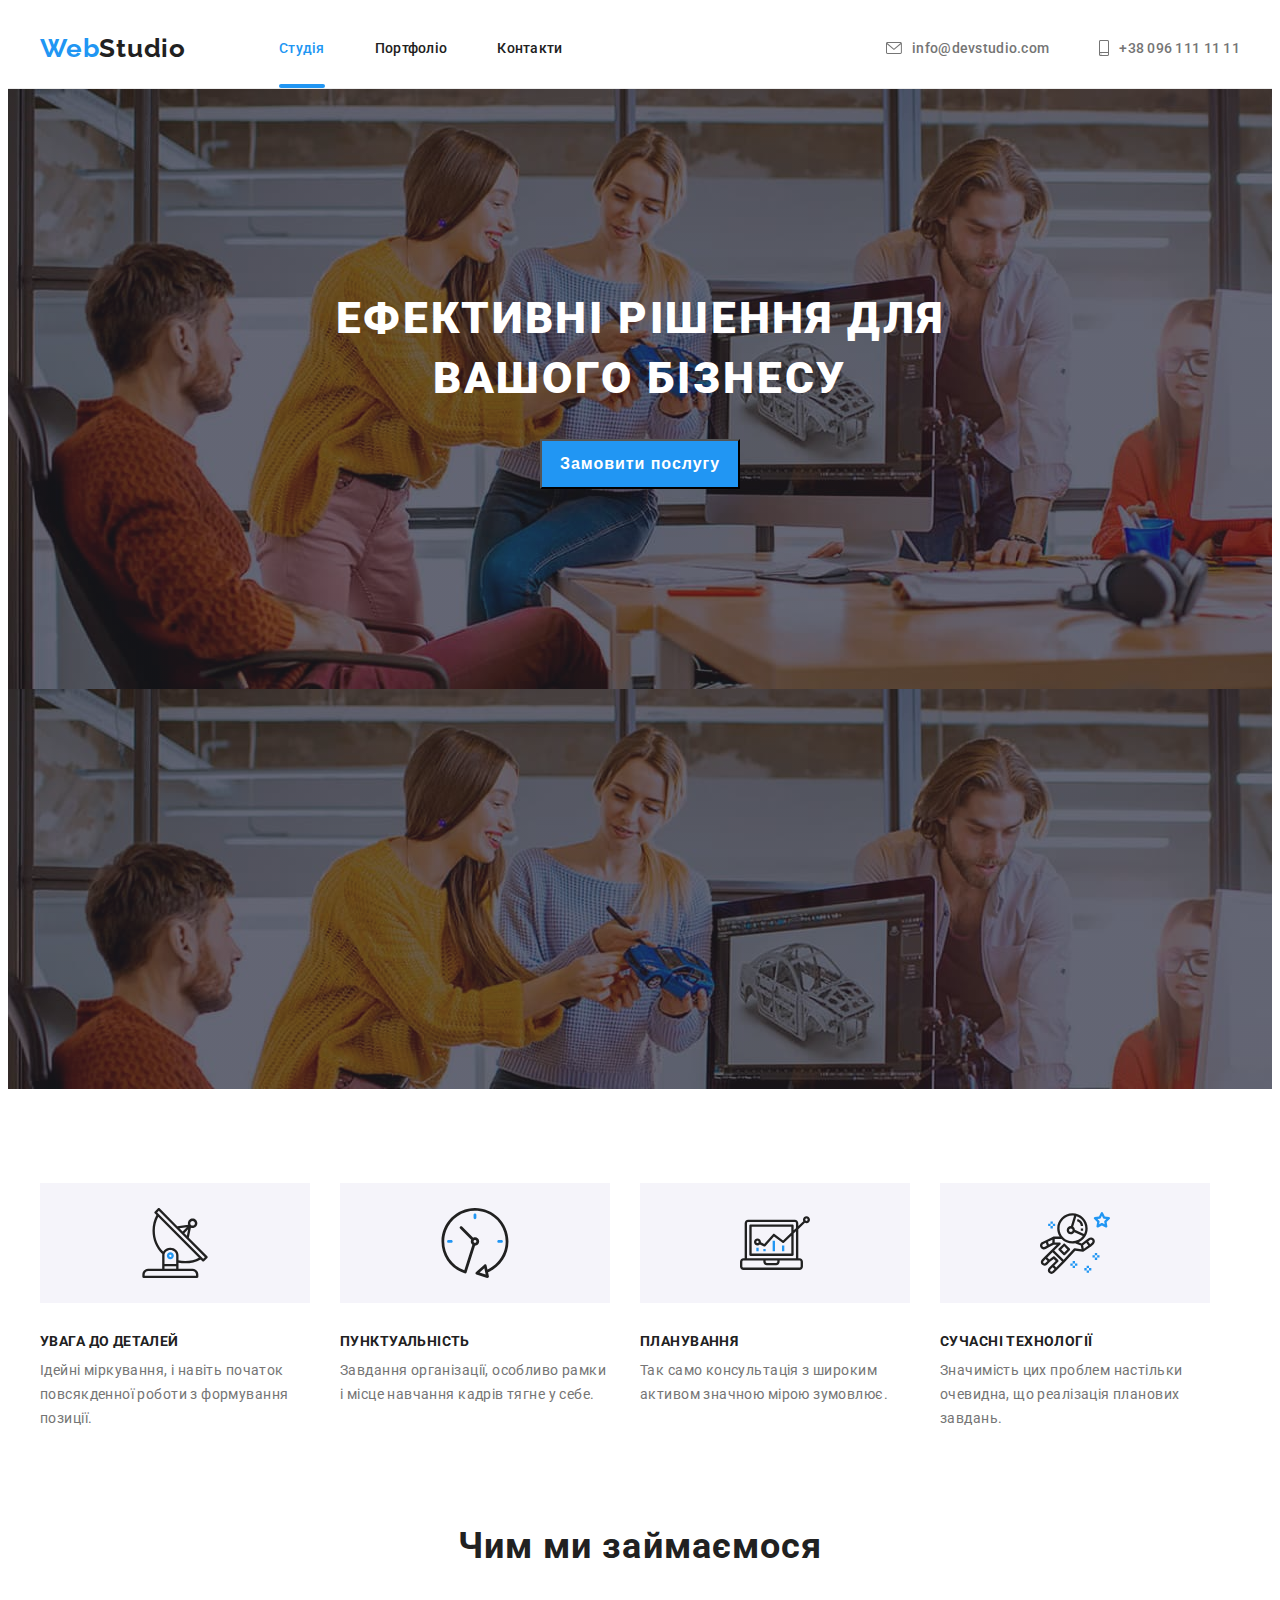
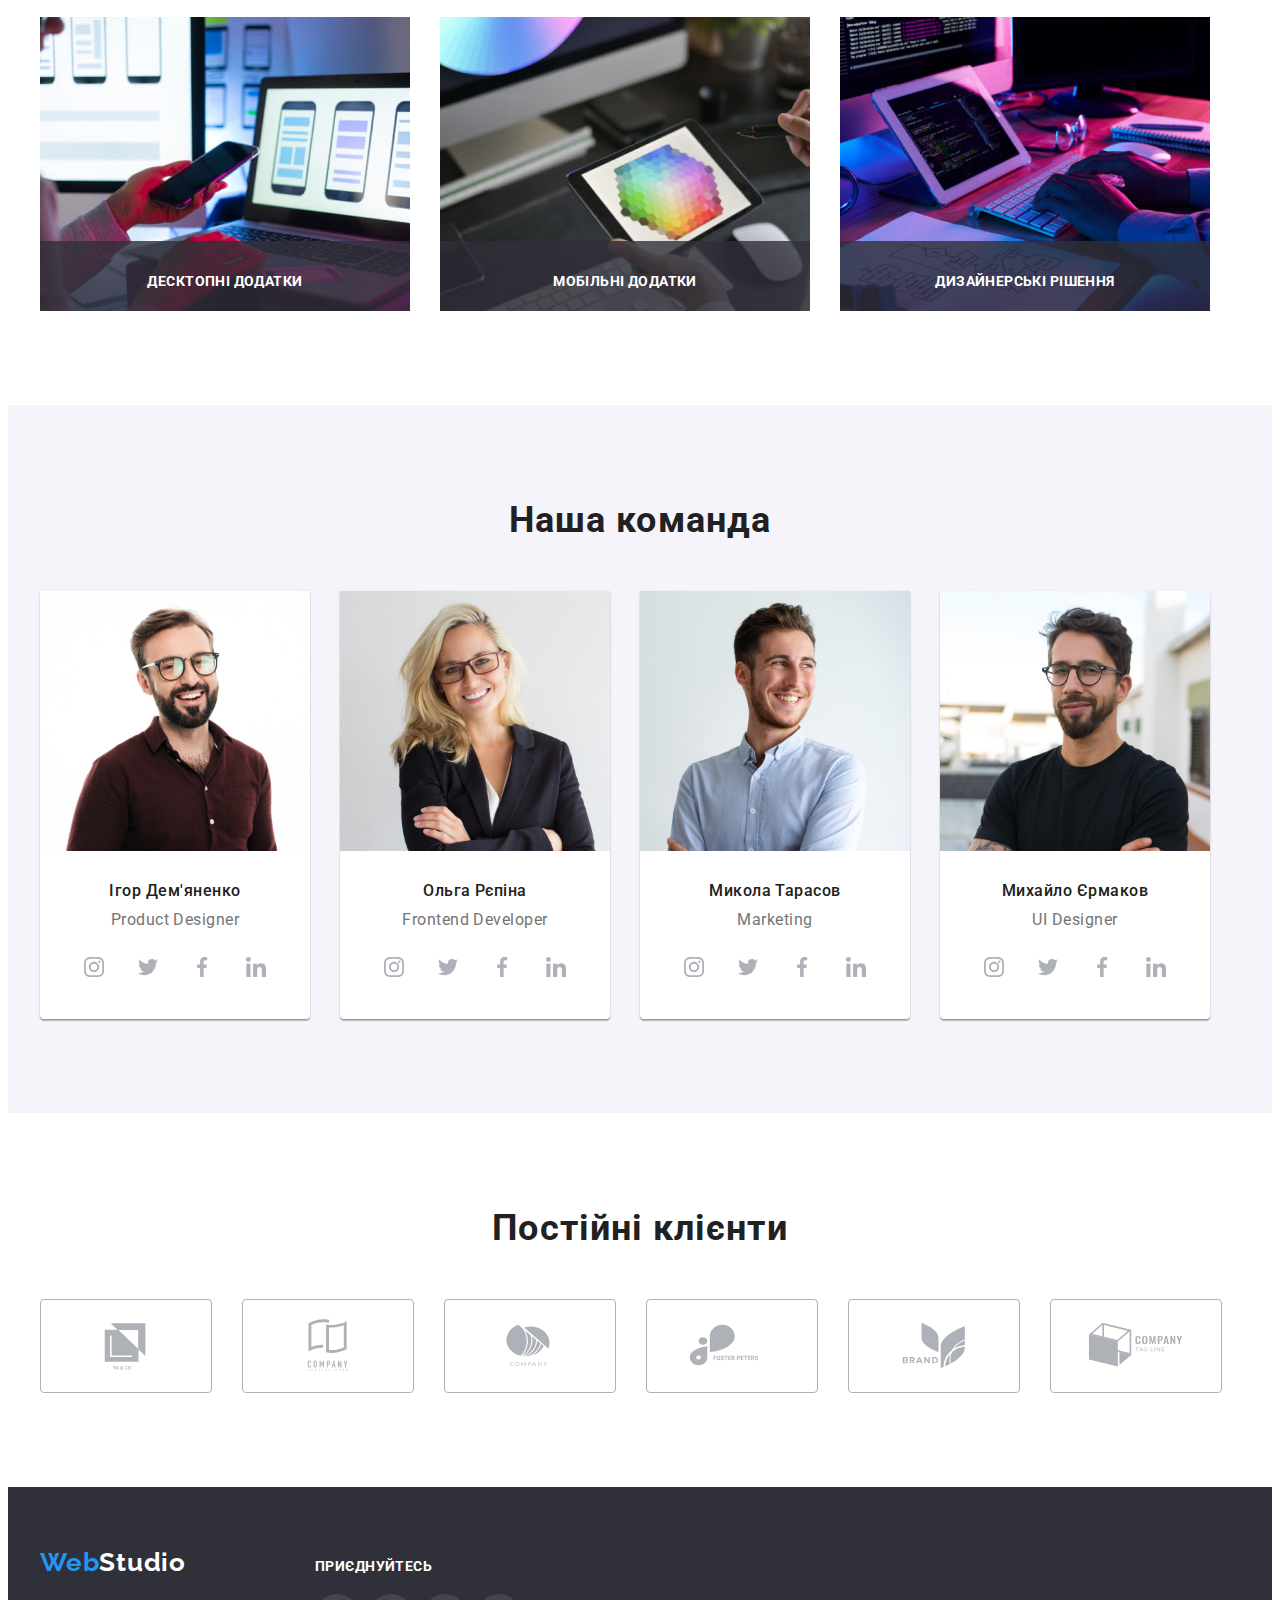
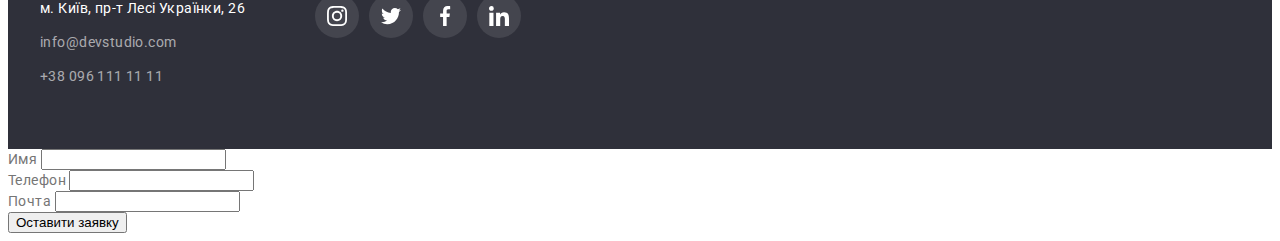
<file: index.html>
<!DOCTYPE html>
<html lang="uk">
  <head>
    <meta charset="UTF-8" />
    <meta name="viewport" content="width=device-width, initial-scale=1.0" />
    <title>Module 01</title>
    <link rel="preconnect" href="https://fonts.googleapis.com" />
    <link rel="preconnect" href="https://fonts.gstatic.com" crossorigin />
    <link
      href="https://fonts.googleapis.com/css2?family=Raleway:wght@700&family=Roboto:wght@400;500;700;900&display=swap"
      rel="stylesheet"
    />
    <link
      rel="stylesheet"
      href="https://cdnjs.cloudflare.com/ajax/libs/modern-normalize/2.0.0/modern-normalize.min.css"
      integrity="sha512-4xo8blKMVCiXpTaLzQSLSw3KFOVPWhm/TRtuPVc4WG6kUgjH6J03IBuG7JZPkcWMxJ5huwaBpOpnwYElP/m6wg=="
      crossorigin="anonymous"
      referrerpolicy="no-referrer"
    />
    <link rel="stylesheet" href="./css/styles.css" />
  </head>
  <body>
    <!-- header section -->
    <header class="header">
      <div class="container heder-container">
        <nav class="navigation">
          <a
            class="link logo"
            href="./index.html"
            aria-label="site-logo-WebStudio"
            >Web<span class="logo-part">Studio</span></a
          >
          <ul class="navigation-list">
            <li class="navigation-item">
              <a class="link nav-title current" href="#studio">Студія</a>
            </li>
            <li class="navigation-item">
              <a class="link nav-link" href="./portfolio.html">Портфоліо</a>
            </li>
            <li class="navigation-item">
              <a class="link nav-link" href="#contacts">Контакти</a>
            </li>
          </ul>
        </nav>
        <ul class="header-grup">
          <li class="header-grup-item">
            <a
              class="link header-mailto mail studio-link"
              href="mailto:info@devstudio.com"
            >
              <svg class="studio-icon" width="16" height="12">
                <use href="./images/sprite.svg#icon-envelope-hover"></use></svg
              >info@devstudio.com
            </a>
          </li>
          <li class="header-grup-item">
            <a
              class="link header-phone text studio-link"
              href="tel:+380961111111"
            >
              <svg class="studio-icon" width="10" height="16">
                <use href="./images/sprite.svg#icon-smartphone"></use></svg
              >+38 096 111 11 11
            </a>
          </li>
        </ul>
      </div>
    </header>
    <main class="main">
      <!-- section Hero -->
      <section class="hero section overlay">
        <div class="container hero-container">
          <h1 class="title">Ефективні рішення для вашого бізнесу</h1>
          <button class="btn" type="button" data-modal-open>
            Замовити послугу
          </button>
          <div class="backdrop is-hidden" data-modal>
            <div class="modal-wrapper">
              <button class="modal-btn" data-modal-close>
                <svg class="modal-icon" width="30" height="30">
                  <use
                    href="./images/sprite.svg#icon-close-black-18dp-2-1-1"
                  ></use>
                </svg>
              </button>
              <form class="modol-form"></form>
            </div>
          </div>
        </div>
      </section>
      <!-- section Feature  Особливості-->
      <section class="feature section container">
        <div class="feature-container">
          <!-- Лoгічний заголовок -->
          <h2 class="visually-hidden">Feature</h2>
          <ul class="feature-list">
            <li class="feature-item">
              <div class="feature-rectangle">
                <svg class="feature-icon" width="70" height="70">
                  <use href="./images/sprite.svg#icon-antenna2"></use>
                </svg>
              </div>
              <h3 class="feature-subtitle">УВАГА ДО ДЕТАЛЕЙ</h3>
              <p class="feature-desc">
                Ідейні міркування, і навіть початок повсякденної роботи з
                формування позиції.
              </p>
            </li>
            <li class="feature-item">
              <div class="feature-rectangle">
                <svg class="feature-icon" width="70" height="70">
                  <use href="./images/sprite.svg#icon-clock2"></use>
                </svg>
              </div>
              <h3 class="feature-subtitle">ПУНКТУАЛЬНІСТЬ</h3>
              <p class="feature-desc">
                Завдання організації, особливо рамки і місце навчання кадрів
                тягне у себе.
              </p>
            </li>
            <li class="feature-item">
              <div class="feature-rectangle">
                <svg class="feature-icon" width="70" height="70">
                  <use href="./images/sprite.svg#icon-diagram2"></use>
                </svg>
              </div>
              <h3 class="feature-subtitle">ПЛАНУВАННЯ</h3>
              <p class="feature-desc">
                Так само консультація з широким активом значною мірою зумовлює.
              </p>
            </li>
            <li class="feature-item">
              <div class="feature-rectangle">
                <svg class="feature-icon" width="70" height="70">
                  <use href="./images/sprite.svg#icon-astronaut2"></use>
                </svg>
              </div>
              <h3 class="feature-subtitle">СУЧАСНІ ТЕХНОЛОГІЇ</h3>
              <p class="feature-desc">
                Значимість цих проблем настільки очевидна, що реалізація
                планових завдань.
              </p>
            </li>
          </ul>
        </div>
      </section>
      <!-- section Services Чим ми займаємося -->
      <section class="services section">
        <div class="container services-container">
          <h2 class="title-services">Чим ми займаємося</h2>
          <ul class="list-services">
            <li class="item-services">
              <img
                src="./images/services/img-(1).jpg"
                alt="набір тексту на клавіатуре"
                width="370"
                height="294"
              />
              <p class="services-desk">Десктопні додатки</p>
            </li>
            <li class="item-services">
              <img
                src="./images/services/img-(2).jpg"
                alt="робота з телефону"
                width="370"
                height="294"
              />
              <p class="services-desk">Мобільні додатки</p>
            </li>
            <li class="item-services">
              <img
                src="./images/services/img-(3).jpg"
                alt="робота з планшета"
                width="370"
                height="294"
              />
              <p class="services-desk">Дизайнерські рішення</p>
            </li>
          </ul>
        </div>
      </section>
      <!-- section Our team Наша команда-->
      <section class="team section">
        <div class="container team-container">
          <h2 class="title-team">Наша команда</h2>
          <ul class="list-team">
            <li class="item-team">
              <img
                src="./images/team/img.jpg"
                alt="чоловік в окулярах"
                width="270"
                height="260"
              />
              <div class="blok-team">
                <h3 class="subtitle-team">Ігор Дем'яненко</h3>
                <p class="desc-team">Product Designer</p>
                <ul class="socials-list">
                  <li class="socials-item">
                    <a
                      class="socials-link link"
                      href=""
                      target="_blank"
                      aria-label="значок Instagram "
                    >
                      <svg class="socials-icon" width="20" height="20">
                        <use href="./images/sprite.svg#icon-instagram"></use>
                      </svg>
                    </a>
                  </li>
                  <li class="socials-item">
                    <a
                      class="socials-link link"
                      href=""
                      target="_blank"
                      aria-label="значок Twitter"
                    >
                      <svg class="socials-icon" width="20" height="20">
                        <use href="./images/sprite.svg#icon-twitter"></use>
                      </svg>
                    </a>
                  </li>
                  <li class="socials-item">
                    <a
                      class="socials-link link"
                      href=""
                      target="_blank"
                      aria-label="значок Facebook"
                    >
                      <svg class="socials-icon" width="20" height="20">
                        <use href="./images/sprite.svg#icon-facebook"></use>
                      </svg>
                    </a>
                  </li>
                  <li class="socials-item">
                    <a
                      class="socials-link link"
                      href=""
                      target="_blank"
                      aria-label="значок Linkedin"
                    >
                      <svg class="socials-icon" width="20" height="20">
                        <use href="./images/sprite.svg#icon-linkedin"></use>
                      </svg>
                    </a>
                  </li>
                </ul>
              </div>
            </li>
            <li class="item-team">
              <img
                src="./images/team/img(1).jpg"
                alt="дівчина посміхається"
                width="270"
                height="260"
              />
              <div class="blok-team">
                <h3 class="subtitle-team">Ольга Рєпіна</h3>
                <p class="desc-team">Frontend Developer</p>
                <ul class="socials-list">
                  <li class="socials-item">
                    <a
                      class="socials-link link"
                      href=""
                      target="_blank"
                      aria-label="значок Instagram "
                    >
                      <svg class="socials-icon" width="20" height="20">
                        <use href="./images/sprite.svg#icon-instagram"></use>
                      </svg>
                    </a>
                  </li>
                  <li class="socials-item">
                    <a
                      class="socials-link link"
                      href=""
                      target="_blank"
                      aria-label="значок Twitter"
                    >
                      <svg class="socials-icon" width="20" height="20">
                        <use href="./images/sprite.svg#icon-twitter"></use>
                      </svg>
                    </a>
                  </li>
                  <li class="socials-item">
                    <a
                      class="socials-link link"
                      href=""
                      target="_blank"
                      aria-label="значок Facebook"
                    >
                      <svg class="socials-icon" width="20" height="20">
                        <use href="./images/sprite.svg#icon-facebook"></use>
                      </svg>
                    </a>
                  </li>
                  <li class="socials-item">
                    <a
                      class="socials-link link"
                      href=""
                      target="_blank"
                      aria-label="значок Linkedin"
                    >
                      <svg class="socials-icon" width="20" height="20">
                        <use href="./images/sprite.svg#icon-linkedin"></use>
                      </svg>
                    </a>
                  </li>
                </ul>
              </div>
            </li>
            <li class="item-team">
              <img
                src="./images/team/img(2).jpg"
                alt="хлопець посміхаеться"
                width="270"
                height="260"
              />
              <div class="blok-team">
                <h3 class="subtitle-team">Микола Тарасов</h3>
                <p class="desc-team">Marketing</p>
                <ul class="socials-list">
                  <li class="socials-item">
                    <a
                      class="socials-link link"
                      href=""
                      target="_blank"
                      aria-label="значок Instagram "
                    >
                      <svg class="socials-icon" width="20" height="20">
                        <use href="./images/sprite.svg#icon-instagram"></use>
                      </svg>
                    </a>
                  </li>
                  <li class="socials-item">
                    <a
                      class="socials-link link"
                      href=""
                      target="_blank"
                      aria-label="значок Twitter"
                    >
                      <svg class="socials-icon" width="20" height="20">
                        <use href="./images/sprite.svg#icon-twitter"></use>
                      </svg>
                    </a>
                  </li>
                  <li class="socials-item">
                    <a
                      class="socials-link link"
                      href=""
                      target="_blank"
                      aria-label="значок Facebook"
                    >
                      <svg class="socials-icon" width="20" height="20">
                        <use href="./images/sprite.svg#icon-facebook"></use>
                      </svg>
                    </a>
                  </li>
                  <li class="socials-item">
                    <a
                      class="socials-link link"
                      href=""
                      target="_blank"
                      aria-label="значок Linkedin"
                    >
                      <svg class="socials-icon" width="20" height="20">
                        <use href="./images/sprite.svg#icon-linkedin"></use>
                      </svg>
                    </a>
                  </li>
                </ul>
              </div>
            </li>
            <li class="item-team">
              <img
                src="./images/team/img(3).jpg"
                alt="хлопець в окулярах"
                width="270"
                height="260"
              />
              <div class="blok-team">
                <h3 class="subtitle-team">Михайло Єрмаков</h3>
                <p class="desc-team">UI Designer</p>
                <ul class="socials-list">
                  <li class="socials-item">
                    <a
                      class="socials-link link"
                      href=""
                      target="_blank"
                      aria-label="значок Instagram "
                    >
                      <svg class="socials-icon" width="20" height="20">
                        <use href="./images/sprite.svg#icon-instagram"></use>
                      </svg>
                    </a>
                  </li>
                  <li class="socials-item">
                    <a
                      class="socials-link link"
                      href=""
                      target="_blank"
                      aria-label="значок Twitter"
                    >
                      <svg class="socials-icon" width="20" height="20">
                        <use href="./images/sprite.svg#icon-twitter"></use>
                      </svg>
                    </a>
                  </li>
                  <li class="socials-item">
                    <a
                      class="socials-link link"
                      href=""
                      target="_blank"
                      aria-label="значок Facebook"
                    >
                      <svg class="socials-icon" width="20" height="20">
                        <use href="./images/sprite.svg#icon-facebook"></use>
                      </svg>
                    </a>
                  </li>
                  <li class="socials-item">
                    <a
                      class="socials-link link"
                      href=""
                      target="_blank"
                      aria-label="значок Linkedin"
                    >
                      <svg class="socials-icon" width="20" height="20">
                        <use href="./images/sprite.svg#icon-linkedin"></use>
                      </svg>
                    </a>
                  </li>
                </ul>
              </div>
            </li>
          </ul>
        </div>
      </section>
      <!-- section Clients  Постійні клієнти-->
      <section class="clients section">
        <div class="container clients-container">
          <h2 class="clients-title">Постійні клієнти</h2>
          <ul class="clients-list">
            <li class="clients-item">
              <a class="clients-link link" href="">
                <svg class="clients-icon" width="106" height="60">
                  <use href="./images/sprite.svg#icon-Logo6"></use>
                </svg>
              </a>
            </li>
            <li class="clients-item">
              <a class="clients-link link" href="">
                <svg class="clients-icon" width="106" height="60">
                  <use href="./images/sprite.svg#icon-Logo7"></use>
                </svg>
              </a>
            </li>
            <li class="clients-item">
              <a class="clients-link link" href="">
                <svg class="clients-icon" width="106" height="60">
                  <use href="./images/sprite.svg#icon-Logo8"></use>
                </svg>
              </a>
            </li>
            <li class="clients-item">
              <a class="clients-link link" href="">
                <svg class="clients-icon" width="106" height="60">
                  <use href="./images/sprite.svg#icon-Logo9"></use>
                </svg>
              </a>
            </li>
            <li class="clients-item">
              <a class="clients-link link" href="">
                <svg class="clients-icon" width="106" height="60">
                  <use href="./images/sprite.svg#icon-Logo10"></use>
                </svg>
              </a>
            </li>
            <li class="clients-item">
              <a class="clients-link link" href="">
                <svg class="clients-icon" width="106" height="60">
                  <use href="./images/sprite.svg#icon-Logo11"></use>
                </svg>
              </a>
            </li>
          </ul>
        </div>
      </section>
    </main>
    <!-- footer -->
    <footer class="footer">
      <div class="footer-container container">
        <div class="footer-desc">
          <a
            class="link footer-logo"
            href="./index.html"
            aria-label="site-logo-WebStudio"
            >Web<span class="footer-logo-part">Studio</span></a
          >
          <address class="address">
            <p class="address-desc">м. Київ, пр-т Лесі Українки, 26</p>
            <ul class="footer-list">
              <li class="footer-item">
                <a class="footer-link" href="mailto:info@devstudio.com"
                  >info@devstudio.com</a
                >
              </li>
              <li class="footer-item">
                <a class="footer-link" href="tel:+380961111111"
                  >+38 096 111 11 11</a
                >
              </li>
            </ul>
          </address>
        </div>
        <div class="socials-footer">
          <p class="socials-desk">приєднуйтесь</p>
          <ul class="socials-list">
            <li class="socials-item">
              <a
                class="footer-socials-link link"
                href=""
                target="_blank"
                aria-label="значок Instagram "
              >
                <svg class="socials-icon" width="20" height="20">
                  <use href="./images/sprite.svg#icon-instagram"></use>
                </svg>
              </a>
            </li>
            <li class="socials-item">
              <a
                class="footer-socials-link link"
                href=""
                target="_blank"
                aria-label="значок Twitter"
              >
                <svg class="socials-icon" width="20" height="20">
                  <use href="./images/sprite.svg#icon-twitter"></use>
                </svg>
              </a>
            </li>
            <li class="socials-item">
              <a
                class="footer-socials-link link"
                href=""
                target="_blank"
                aria-label="значок Facebook"
              >
                <svg class="socials-icon" width="20" height="20">
                  <use href="./images/sprite.svg#icon-facebook"></use>
                </svg>
              </a>
            </li>
            <li class="socials-item">
              <a
                class="footer-socials-link link"
                href=""
                target="_blank"
                aria-label="значок Linkedin"
              >
                <svg class="socials-icon" width="20" height="20">
                  <use href="./images/sprite.svg#icon-linkedin"></use>
                </svg>
              </a>
            </li>
          </ul>
        </div>
      </div>
    </footer>
    <form class="js-speaker-form">
      <label for="name">Имя</label>
      <input type="text" name="name" id="name" />
      <br />
      <label for="tel">Телефон</label>
      <input type="tel" name="tel" id="tel" />
      <br />
      <label for="mail">Почта</label>
      <input type="mail" name="mail" id="mail" />
      <br>
      <button type="submit">Оставити заявку</button>
    </form>
    <script src="./js/modal.js"></script>
  </body>
</html>
</file>
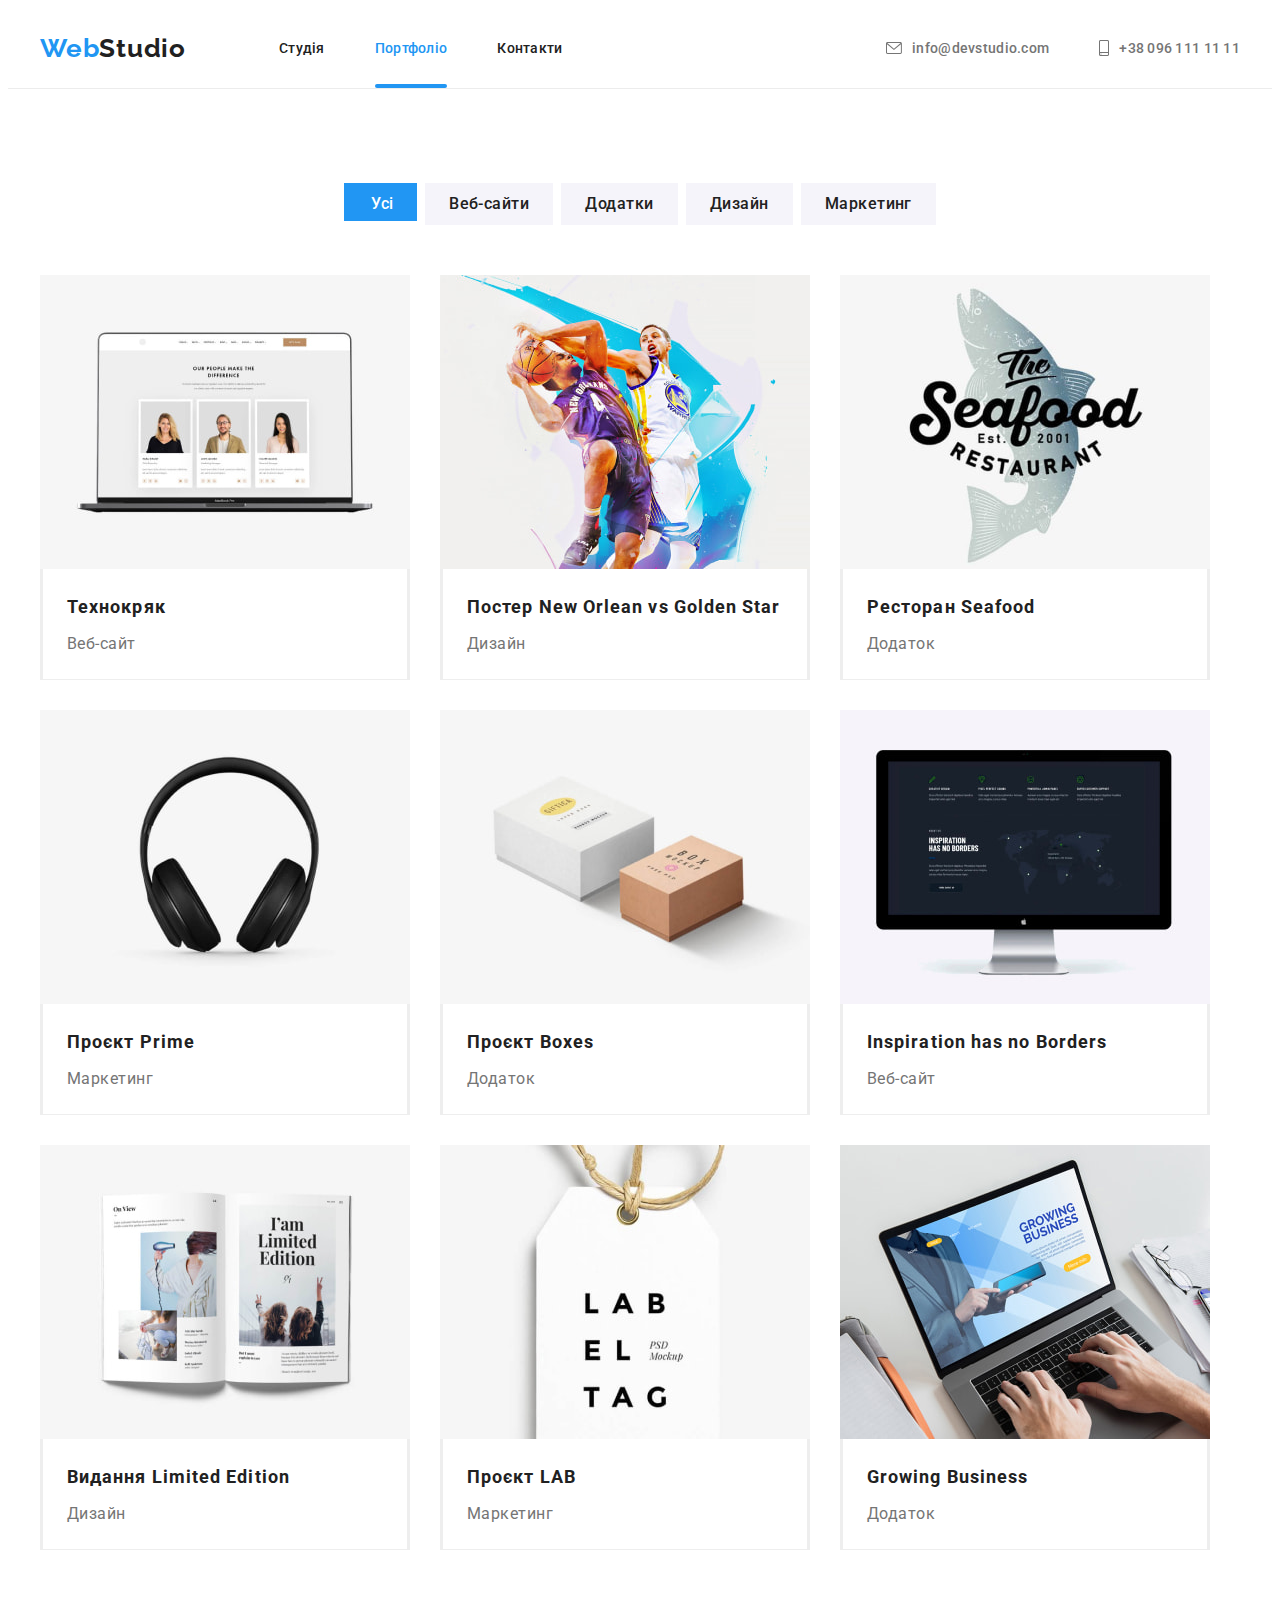
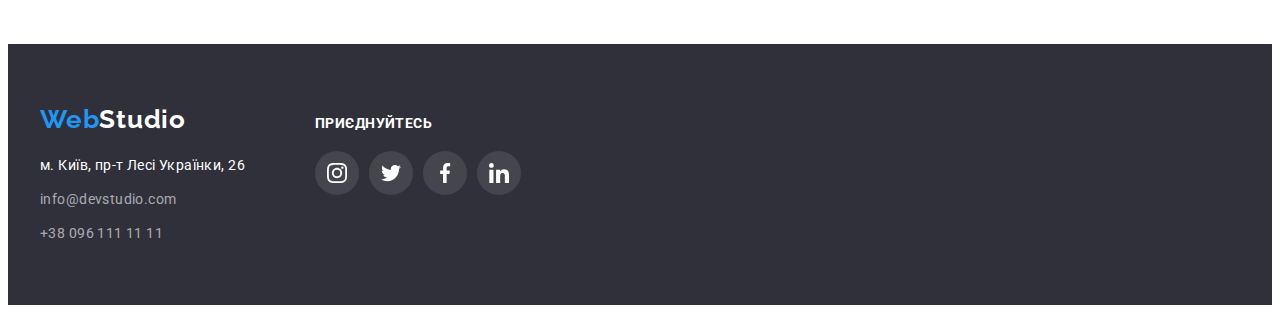
<file: portfolio.html>
<!DOCTYPE html>
<html lang="uk">
  <head>
    <meta charset="UTF-8" />
    <meta name="viewport" content="width=device-width, initial-scale=1.0" />
    <title>Module 02</title>
    <link rel="preconnect" href="https://fonts.gstatic.com" crossorigin />
    <link
      href="https://fonts.googleapis.com/css2?family=Raleway:wght@700&family=Roboto:wght@400;500;700;900&display=swap"
      rel="stylesheet"
    />
    <link
      rel="stylesheet"
      href="https://cdnjs.cloudflare.com/ajax/libs/modern-normalize/2.0.0/modern-normalize.min.css"
      integrity="sha512-4xo8blKMVCiXpTaLzQSLSw3KFOVPWhm/TRtuPVc4WG6kUgjH6J03IBuG7JZPkcWMxJ5huwaBpOpnwYElP/m6wg=="
      crossorigin="anonymous"
      referrerpolicy="no-referrer"
    />
    <link rel="stylesheet" href="./css/styles.css" />
  </head>
  <body>
    <!-- header section -->
    <header class="header">
      <div class="container heder-container">
        <nav class="navigation">
          <a
            class="link logo"
            href="./index.html"
            aria-label="site-logo-WebStudio"
            >Web<span class="logo-part">Studio</span></a
          >
          <ul class="navigation-list">
            <li class="navigation-item">
              <a class="link nav-link" href="./index.html">Студія</a>
            </li>
            <li class="navigation-item">
              <a class="link nav-title current" href="#portfolio">Портфоліо</a>
            </li>
            <li class="navigation-item">
              <a class="link nav-link" href="#contacts">Контакти</a>
            </li>
          </ul>
        </nav>
        <ul class="header-grup">
          <li class="header-grup-item">
            <a
              class="link header-mailto mail studio-link"
              href="mailto:info@devstudio.com"
            >
              <svg class="studio-icon" width="16" height="12">
                <use href="./images/sprite.svg#icon-envelope-hover"></use></svg
              >info@devstudio.com</a
            >
          </li>
          <li class="header-grup-item">
            <a
              class="link header-phone text studio-link"
              href="tel:+380961111111"
            >
              <svg class="studio-icon" width="10" height="16">
                <use href="./images/sprite.svg#icon-smartphone"></use></svg
              >+38 096 111 11 11</a
            >
          </li>
        </ul>
      </div>
    </header>
    <main>
      <!-- section Portfolio -->
      <section class="portfolio section">
        <div class="container portfolio-container">
          <!-- Логічний заголовок -->
          <h2 class="visually-hidden">Portfolio</h2>
          <ul class="portfolio-list">
            <li class="portfolio-item">
              <button class="portfolio-all-btn" type="button">Усі</button>
            </li>
            <li class="portfolio-item">
              <button class="portfolio-btn" type="button">Веб-сайти</button>
            </li>
            <li class="portfolio-item">
              <button class="portfolio-btn" type="button">Додатки</button>
            </li>
            <li class="portfolio-item">
              <button class="portfolio-btn" type="button">Дизайн</button>
            </li>
            <li class="portfolio-item">
              <button class="portfolio-btn" type="button">Маркетинг</button>
            </li>
          </ul>
          <ul class="img-portfolio-list grid">
            <li class="img-portfolio-item grid-item container-bg">
              <a class="link blok-link" href="./images/portfolio/img.jpg">
                <div class="blok-thumb">
                  <div class="portfolio-overlay">
                  <p class="thumb-desc">
                    Ресурс пропонує комплексні пропозиції з різним рівнем
                    функціоналу та сервісів. Все це дозволить відвідувачу
                    отримати вичерпні відомості про компанію чи приватну особу.
                  </p>
                  </div>
                  <img
                    class="img-portfolio"
                    src="./images/portfolio/img.jpg"
                    alt="три фото"
                    width="370"
                    height="294"
                  />
                </div>
                <div class="portfolio-blok">
                  <h3 class="portfolio-title">Технокряк</h3>
                  <p class="portfolio-desc">Веб-сайт</p>
                </div>
              </a>
            </li>
            <li class="img-portfolio-item grid-item container-bg">
              <a class="link blok-link" href="./images/portfolio/img-(1).jpg">
                <div class="blok-thumb">
                  <div class="portfolio-overlay">
                    <p class="thumb-desc">
                      Ресурс пропонує комплексні пропозиції з різним рівнем
                      функціоналу та сервісів. Все це дозволить відвідувачу
                      отримати вичерпні відомості про компанію чи приватну особу.
                    </p>
                    </div>
                  <img
                    class="img-portfolio"
                    src="./images/portfolio/img-(1).jpg"
                    alt="баскетбол"
                    width="370"
                    height="294"
                  />
                </div>
                <div class="portfolio-blok">
                  <h3 class="portfolio-title">
                    Постер New Orlean vs Golden Star
                  </h3>
                  <p class="portfolio-desc">Дизайн</p>
                </div>
              </a>
            </li>
            <li class="img-portfolio-item grid-item container-bg">
              <a class="link blok-link" href="./images/portfolio/img-(2).jpg">
                <div class="blok-thumb">
                  <div class="portfolio-overlay">
                    <p class="thumb-desc">
                      Ресурс пропонує комплексні пропозиції з різним рівнем
                      функціоналу та сервісів. Все це дозволить відвідувачу
                      отримати вичерпні відомості про компанію чи приватну особу.
                    </p>
                    </div>
                  <img
                    class="img-portfolio"
                    src="./images/portfolio/img-(2).jpg"
                    alt="реклама ресторана"
                    width="370"
                    height="294"
                  />
                </div>
                <div class="portfolio-blok">
                  <h3 class="portfolio-title">Ресторан Seafood</h3>
                  <p class="portfolio-desc">Додаток</p>
                </div>
              </a>
            </li>
            <li class="img-portfolio-item grid-item container-bg">
              <a class="link blok-link" href="./images/portfolio/img-(3).jpg">
                <div class="blok-thumb">
                  <div class="portfolio-overlay">
                    <p class="thumb-desc">
                      Ресурс пропонує комплексні пропозиції з різним рівнем
                      функціоналу та сервісів. Все це дозволить відвідувачу
                      отримати вичерпні відомості про компанію чи приватну особу.
                    </p>
                    </div>
                  <img
                    class="img-portfolio"
                    src="./images/portfolio/img-(3).jpg"
                    alt="навушники"
                    width="370"
                    height="294"
                  />
                </div>
                <div class="portfolio-blok">
                  <h3 class="portfolio-title">Проєкт Prime</h3>
                  <p class="portfolio-desc">Маркетинг</p>
                </div>
              </a>
            </li>
            <li class="img-portfolio-item grid-item container-bg">
              <a class="link blok-link" href="./images/portfolio/img-(4).jpg">
                <div class="blok-thumb">
                  <div class="portfolio-overlay">
                    <p class="thumb-desc">
                      Ресурс пропонує комплексні пропозиції з різним рівнем
                      функціоналу та сервісів. Все це дозволить відвідувачу
                      отримати вичерпні відомості про компанію чи приватну особу.
                    </p>
                    </div>
                  <img
                    class="img-portfolio"
                    src="./images/portfolio/img-(4).jpg"
                    alt="реклама духов"
                    width="370"
                    height="294"
                  />
                </div>
                <div class="portfolio-blok">
                  <h3 class="portfolio-title">Проєкт Boxes</h3>
                  <p class="portfolio-desc">Додаток</p>
                </div>
              </a>
            </li>
            <li class="img-portfolio-item grid-item container-bg">
              <a class="link blok-link" href="./images/portfolio/img-(5).jpg">
                <div class="blok-thumb">
                  <div class="portfolio-overlay">
                    <p class="thumb-desc">
                      Ресурс пропонує комплексні пропозиції з різним рівнем
                      функціоналу та сервісів. Все це дозволить відвідувачу
                      отримати вичерпні відомості про компанію чи приватну особу.
                    </p>
                    </div>
                  <img
                    class="img-portfolio"
                    src="./images/portfolio/img-(5).jpg"
                    alt="єкран манітора"
                    width="370"
                    height="294"
                  />
                </div>
                <div class="portfolio-blok">
                  <h3 class="portfolio-title">Inspiration has no Borders</h3>
                  <p class="portfolio-desc">Веб-сайт</p>
                </div>
              </a>
            </li>
            <li class="img-portfolio-item grid-item container-bg">
              <a class="link blok-link" href="./images/portfolio/img-(6).jpg">
                <div class="blok-thumb">
                  <div class="portfolio-overlay">
                    <p class="thumb-desc">
                      Ресурс пропонує комплексні пропозиції з різним рівнем
                      функціоналу та сервісів. Все це дозволить відвідувачу
                      отримати вичерпні відомості про компанію чи приватну особу.
                    </p>
                    </div>
                  <img
                    class="img-portfolio"
                    src="./images/portfolio/img-(6).jpg"
                    alt="розкрита книга"
                    width="370"
                    height="294"
                  />
                </div>
                <div class="portfolio-blok">
                  <h3 class="portfolio-title">Видання Limited Edition</h3>
                  <p class="portfolio-desc">Дизайн</p>
                </div>
              </a>
            </li>
            <li class="img-portfolio-item grid-item container-bg">
              <a class="link blok-link" href="./images/portfolio/img-(7).jpg">
                <div class="blok-thumb">
                  <div class="portfolio-overlay">
                    <p class="thumb-desc">
                      Ресурс пропонує комплексні пропозиції з різним рівнем
                      функціоналу та сервісів. Все це дозволить відвідувачу
                      отримати вичерпні відомості про компанію чи приватну особу.
                    </p>
                    </div>
                  <img
                    class="img-portfolio"
                    src="./images/portfolio/img-(7).jpg"
                    alt="лейба проекту"
                    width="370"
                    height="294"
                  />
                </div>
                <div class="portfolio-blok">
                  <h3 class="portfolio-title">Проєкт LAB</h3>
                  <p class="portfolio-desc">Маркетинг</p>
                </div>
              </a>
            </li>
            <li class="img-portfolio-item grid-item container-bg">
              <a class="link blok-link" href="./images/portfolio/img-(8).jpg">
                <div class="blok-thumb">
                  <div class="portfolio-overlay">
                    <p class="thumb-desc">
                      Ресурс пропонує комплексні пропозиції з різним рівнем
                      функціоналу та сервісів. Все це дозволить відвідувачу
                      отримати вичерпні відомості про компанію чи приватну особу.
                    </p>
                    </div>
                  <img
                    class="img-portfolio"
                    src="./images/portfolio/img-(8).jpg"
                    alt="робота на ноутбуці"
                    width="370"
                    height="294"
                  />
                </div>
                <div class="portfolio-blok">
                  <h3 class="portfolio-title">Growing Business</h3>
                  <p class="portfolio-desc">Додаток</p>
                </div>
              </a>
            </li>
          </ul>
        </div>
      </section>
    </main>
    <!-- footer -->
    <footer class="footer">
      <div class="footer-container container">
        <div class="footer-desc">
          <a
            class="link footer-logo"
            href="./index.html"
            aria-label="site-logo-WebStudio"
            >Web<span class="footer-logo-part">Studio</span></a
          >
          <address class="address">
            <p class="address-desc">м. Київ, пр-т Лесі Українки, 26</p>
            <ul class="footer-list">
              <li class="footer-item">
                <a class="footer-link" href="mailto:info@devstudio.com"
                  >info@devstudio.com</a
                >
              </li>
              <li class="footer-item">
                <a class="footer-link" href="tel:+380961111111"
                  >+38 096 111 11 11</a
                >
              </li>
            </ul>
          </address>
        </div>
        <div class="socials-footer">
          <p class="socials-desk">приєднуйтесь</p>
          <ul class="socials-list">
            <li class="socials-item">
              <a
                class="footer-socials-link link"
                href=""
                target="_blank"
                aria-label="значок Instagram "
              >
                <svg class="socials-icon" width="20" height="20">
                  <use href="./images/sprite.svg#icon-instagram"></use>
                </svg>
              </a>
            </li>
            <li class="socials-item">
              <a
                class="footer-socials-link link"
                href=""
                target="_blank"
                aria-label="значок Twitter"
              >
                <svg class="socials-icon" width="20" height="20">
                  <use href="./images/sprite.svg#icon-twitter"></use>
                </svg>
              </a>
            </li>
            <li class="socials-item">
              <a
                class="footer-socials-link link"
                href=""
                target="_blank"
                aria-label="значок Facebook"
              >
                <svg class="socials-icon" width="20" height="20">
                  <use href="./images/sprite.svg#icon-facebook"></use>
                </svg>
              </a>
            </li>
            <li class="socials-item">
              <a
                class="footer-socials-link link"
                href=""
                target="_blank"
                aria-label="значок Linkedin"
              >
                <svg class="socials-icon" width="20" height="20">
                  <use href="./images/sprite.svg#icon-linkedin"></use>
                </svg>
              </a>
            </li>
          </ul>
        </div>
      </div>
    </footer>
  </body>
</html>
</file>
<file: css/styles.css>
:root {
    --main-font: "Roboto", sans-serif;
    --secondary-font: "Raleway", sans-serif;
    /* text colors */
    --accent-cl: #2196f3;
    --main-txt-cl: #757575;
    --secondary-txt-cl: #212121;
    /* bacgraund-colors */
    --darc-bg-cl: #2f303a;
    --main-bg-cl: #fff;
    --secondary-bg-cl: #f5f4fa;
    /* grid items */
    --items: 1;
    --indent: 30px;

    --timing-function: cubic-bezier(0.4, 0, 0.2, 1);
}

body {
    color: var(--main-txt-cl);
    font-family: var(--main-font);
    font-size: 14px;
    letter-spacing: 0.42px;
}

ul {
    list-style-type: none;
}

a {
    text-decoration: none;
}

h1,
h2,
h3,
h4,
h5,
h6,
p {
    margin: 0;
}

img {
    display: block;
    max-width: 100%;
    height: auto;
}

.section {
    padding-top: 94px;
    padding-bottom: 94px;
}

.container {
    /* outline: 1px solid red; */
    width: 1200px;
    padding-left: 15px;
    padding-right: 15px;
    margin-left: auto;
    margin-right: auto;
}

.list {
    list-style: none;
    margin: 0;
    padding: 0;
}

.link {
    text-decoration: none;
    transition: color 250ms var(--timing-function);
}

.link:hover,
.link:focus {
    color: #2196f3;
}

/* логічний заголовок */
.visually-hidden {
    border: 0;
    clip: rect(0 0 0 0);
    -webkit-clip-path: polygon(0px 0px, 0px 0px, 0px 0px);
    clip-path: polygon(0px 0px, 0px 0px, 0px 0px);
    height: 1px;
    margin: -1px;
    overflow: hidden;
    padding: 0;
    position: absolute;
    width: 1px;
    white-space: nowrap;
}

/*  
    |=============================
    | Сітка для колекції з елементов 
    |=================================
*/
.grid {
    display: flex;
    flex-wrap: wrap;
    gap: var(--indent);
}

.grid-item {
    flex-basis: calc(100%-var(--indent) * (var(--items) - 1)) / var(--items);
}

/* 
|=====================
|  = header section =
======================
*/
.header {
    background: var(--main-bg-cl);
    border-bottom: 1px solid #ececec;
}

.heder-container {
    display: flex;
    align-items: center;
}

.navigation {
    display: flex;
    align-items: center;
}

.navigation-list {
    display: flex;
    align-items: center;
    margin: 0;
    padding: 0;
}

.navigation-item {
    margin-right: 50px;
}

.navigation-item:last-child {
    margin-right: 0;
}

.logo {
    margin-right: 93px;
    color: var(--accent-cl);
    font-family: var(--secondary-font);
    font-size: 26px;
    font-weight: 700;
    letter-spacing: 0.78px;
}

.logo-part {
    color: var(--secondary-txt-cl);
    font-family: var(--secondary-font);
    font-size: 26px;
    font-weight: 700;
    letter-spacing: 0.78px;
}

.nav-link {
    display: block;
    padding-top: 32px;
    padding-bottom: 32px;
    color: var(--secondary-txt-cl);
    font-family: var(--main-font);
    font-size: 14px;
    font-weight: 500;
    letter-spacing: 0.28px;
    transition: color 250ms var(--timing-function);
}

.nav-title.current::after {
    position: absolute;
    bottom: 0;
    left: 0;
    content: "";
    width: 100%;
    height: 4px;
    border-radius: 2px;
    background-color: var(--accent-cl);
}

.nav-title {
    position: relative;
    display: block;
    padding-top: 32px;
    padding-bottom: 32px;
    color: var(--accent-cl);
    font-family: var(--main-font);
    font-size: 14px;
    font-weight: 500;
    letter-spacing: 0.28px;
}

.header-grup {
    display: flex;
    margin-left: auto;
    margin-top: 0;
    margin-right: 0;
    margin-bottom: 0;
    padding: 0;
}

.header-grup-item {
    margin-right: 50px;
}

.header-grup-item:last-child {
    margin-right: 0;
}

.header-mailto {
    color: var(--main-txt-cl);
    font-family: var(--main-font);
    font-size: 14px;
    font-weight: 500;
    letter-spacing: 0.28px;
    transition: color 250ms var(--timing-function);
}

.header-phone {
    color: var(--main-txt-cl);
    font-family: var(--main-font);
    font-size: 14px;
    font-weight: 500;
    letter-spacing: 0.28px;
    transition: color 250ms var(--timing-function);
}

.mail:hover,
.mail:focus {
    color: var(--accent-cl);
}

.text:hover,
.text:focus {
    color: var(--accent-cl);
}

.studio-link {
    display: flex;
    align-items: center;
    color: #757575;
}

.studio-icon {
    margin-right: 10px;
    fill: currentColor;
}

/*=========================
==== section Hero  
==========================*/
.hero {
    padding-top: 200px;
    padding-bottom: 200px;
    background-color: var(--darc-bg-cl);
}

.overlay {
    max-width: 1600px;
    height: 600px;
    flex-shrink: 0;
    margin-left: auto;
    margin-right: auto;
    background-image: linear-gradient(to right,
            rgba(47, 48, 58, 0.4),
            rgba(47, 48, 58, 0.4)),
        url(../images/hero/Img.jpg);
}

.title {
    width: 696px;
    color: #fff;
    text-align: center;
    font-family: var(--main-font);
    font-size: 44px;
    font-weight: 900;
    line-height: 1.36;
    letter-spacing: 2.64px;
    text-transform: uppercase;
    margin-left: auto;
    margin-right: auto;
}

.btn {
    background-color: #2196f3;
    min-width: 152px;
    min-height: 30px;
    width: 200px;
    height: 50px;
    flex-shrink: 0;
    padding: 10px, 32px;
    color: #fff;
    text-align: center;
    font-size: 16px;
    font-weight: 700;
    line-height: 1.87;
    letter-spacing: 0.96px;
    cursor: pointer;
    margin-top: 30px;
    margin-right: auto;
    margin-left: auto;
    display: block;
    transition: background-color 250ms var(--timing-function);
}

.btn:hover,
.btn:focus {
    border-radius: 4px;
    background-color: var(--accent-cl);
}

/* ======================
==  section Feature  Особливості
========================*/
.feature {
    background-color: var(--main-bg-cl);
    padding-bottom: 0;
}

.feature-container {
    display: flex;
    align-items: center;
}

.feature-rectangle {
    display: inline-flex;
    align-items: center;
    justify-content: center;
    background-color: #F5F4FA;
    width: 270px;
    height: 120px;
    margin-right: 30px;
    margin-bottom: 30px;
}

.feature-icon-item:last-child {
    margin-right: 0;
}

.feature-list {
    display: flex;
    align-items: baseline;
    margin: 0;
    padding: 0;
}

.feature-item {
    margin-right: 30px;
    width: 270px;
    flex-shrink: 0;
}

.feature-item:last-child {
    margin-right: 0;
}

.feature-subtitle {
    margin-bottom: 10px;
    color: var(--secondary-txt-cl);
    font-family: var(--main-txt-cl);
    font-size: 14px;
    font-weight: 700;
    letter-spacing: 0.42px;
    text-transform: uppercase;
}

.feature-desc {
    flex-shrink: 0;
    color: var(--main-txt-cl);
    font-family: var(--main-font);
    font-size: 14px;
    font-weight: 400;
    line-height: 1.71;
    letter-spacing: 0.42px;
}

/* =======================
==section Services     Чим ми займаємося 
========================== */
.services {
    background-color: var(--main-bg-cl);
    z-index: 1;
}

.title-services {
    margin-top: 0;
    margin-bottom: 50px;
    color: var(--secondary-txt-cl);
    text-align: center;
    font-family: var(--main-font);
    font-size: 36px;
    font-weight: 700;
    letter-spacing: 1.08px;
}

.list-services {
    display: flex;
    align-items: center;
    flex-direction: row;
    margin: 0;
    padding: 0;
}

.item-services {
    display: flex;
    align-items: center;
    position: relative;
    margin-right: 30px;
    width: 370px;
    height: 294px;
    flex-shrink: 0;
}

.item-services::before {
    content: "";
    position: absolute;
    bottom: 0;
    left: 0;
    display: flex;
    align-items: center;
    justify-content: center;
    width: 100%;
    height: 70px;
    background-color: rgba(47, 48, 58, 0.80);
    z-index: 1;
}

.services-desk {
    position: absolute;
    top: 90%;
    left: 50%;
    transform: translate(-50%, -50%);
    color: var(--main-bg-cl);
    text-align: center;
    font-family: var(--main-font);
    font-size: 14px;
    font-style: normal;
    font-weight: 700;
    letter-spacing: 0.42px;
    text-transform: uppercase;
    z-index: 2;
}

.item-services:last-child {
    margin-right: 0;
}

/* ========================
==section Our team   Наша команда   
========================= */
.team {
    background-color: var(--secondary-bg-cl);
}

.title-team {
    color: var(--secondary-txt-cl);
    text-align: center;
    font-family: var(--main-font);
    font-size: 36px;
    font-weight: 700;
    letter-spacing: 1.08px;
    margin-bottom: 50px;
}

.list-team {
    display: flex;
    align-items: center;
    flex-direction: row;
    margin: 0;
    padding: 0;
}

.item-team {
    margin-right: 30px;
    border-radius: 0px 0px 4px 4px;
    background-color: #FFF;
    box-shadow: 0px 2px 1px 0px rgba(0, 0, 0, 0.20),
        0px 1px 1px 0px rgba(0, 0, 0, 0.14),
        0px 1px 3px 0px rgba(0, 0, 0, 0.12);
}

.item-team:last-child {
    margin-right: 0;
}

.blok-team {
    padding-top: 30px;
    padding-bottom: 30px;
}

.subtitle-team {
    margin-bottom: 10px;
    color: var(--secondary-txt-cl);
    text-align: center;
    font-family: var(--main-font);
    font-size: 16px;
    font-weight: 500;
    letter-spacing: 0.48px;
}

.desc-team {
    margin-bottom: 16px;
    color: var(--main-txt-cl);
    text-align: center;
    font-family: var(--main-font);
    font-size: 16px;
    font-weight: 400;
    letter-spacing: 0.48px;
}

.socials-list {
    justify-content: center;
}

.socials-item {
    margin-right: 10px;
}

.socials-item:last-child {
    margin-right: 0;
}

.socials-link {
    display: flex;
    align-items: center;
    justify-content: center;
    width: 44px;
    height: 44px;
    background-color: #FFFFFF;
    border-radius: 50%;
    fill: #AFB1B8;
    transition: background-color 250ms var(--timing-function);
}

.socials-icon {
    transition: fill 250ms var(--timing-function);
}

.socials-link:hover,
.socials-link:focus {
    background-color: #2196F3;
}

.socials-link:hover .socials-icon,
.socials-link:focus .socials-icon {
    fill: #FFFFFF;
}

/* ===========================
== section Portfolio        
=============================*/
.portfolio {
    background-color: var(--main-bg-cl);
}

.portfolio-list {
    margin-top: 0;
    margin-right: 0;
    margin-left: 0;
    margin-bottom: 50px;
    padding: 0;
    display: flex;
    justify-content: center;
}

.portfolio-item {
    margin-right: 8px;
}

.portfolio-item:last-child {
    margin-right: 0;
}

.portfolio-all-btn {
    padding-top: 6px;
    padding-right: 25px;
    padding-bottom: 6.5px;
    padding-left: 25px;
    text-align: center;
    font-family: var(--main-font);
    font-size: 16px;
    font-weight: 500;
    line-height: 1.62;
    letter-spacing: 0.48px;
    width: 73px;
    height: 38px;
    background: var(--accent-cl);
    color: var(--main-bg-cl);
    border-color: transparent;
    transition: background-color 250ms var(--timing-function),
        color 250ms var(--timing-function),
        box-shadow 250ms var(--timing-function);
}

.portfolio-all-btn:hover,
.portfolio-all-btn:focus {
    border-radius: 4px;
    background-color: #2196f3;
    box-shadow: 0px 2px 2px 0px rgba(0, 0, 0, 0.12),
        0px 1px 2px 0px rgba(0, 0, 0, 0.08),
        0px 3px 1px 0px rgba(0, 0, 0, 0.10);
    width: 73px;
    height: 38px;
}

.portfolio-btn {
    display: block;
    padding-top: 6px;
    padding-right: 22px;
    padding-bottom: 6px;
    padding-left: 22px;
    color: var(--secondary-txt-cl);
    text-align: center;
    font-family: var(--main-font);
    font-size: 16px;
    font-weight: 500;
    line-height: 1.62;
    letter-spacing: 0.48px;
    background-color: var(--secondary-bg-cl);
    border-color: transparent;
    transition: background-color 250ms var(--timing-function),
        color 250ms var(--timing-function),
        box-shadow 250ms var(--timing-function);
}

.portfolio-btn:hover,
.portfolio-btn:focus {
    border-radius: 4px;
    color: var(--secondary-bg-cl);
    background-color: var(--accent-cl);
    box-shadow: 0px 2px 2px 0px rgba(0, 0, 0, 0.12),
        0px 1px 2px 0px rgba(0, 0, 0, 0.08),
        0px 3px 1px 0px rgba(0, 0, 0, 0.10);
}

.img-portfolio-list {
    padding: 0;
    margin: 0;
    display: flex;
    align-items: center;
    flex-wrap: wrap;
}

.blok-link {
    display: block;
    transition: box-shadow 250ms var(--timing-function);
}

.blok-link:hover,
.blok-link:focus {
    box-shadow: 1px 4px 6px 0px rgba(0, 0, 0, 0.16),
        0px 4px 4px 0px rgba(0, 0, 0, 0.06),
        0px 1px 1px 0px rgba(0, 0, 0, 0.12);
}

.blok-link:hover .portfolio-overlay {
    transform: translateY(0);
}

.blok-thumb {
    position: relative;
    display: block;
    overflow: hidden;
}

.portfolio-overlay {
    content: "";
    display: flex;
    align-items: center;
    justify-content: center;
    position: absolute;
    top: 0;
    left: 0;
    width: 100%;
    height: 100%;
    background-color: var(--accent-cl);
    transform: translatey(100%);
    transition: transform 250ms var(--timing-function);
}

.thumb-desc {
    position: absolute;
    width: 322px;
    color: var(--main-bg-cl);
    font-family: var(--main-font);
    font-size: 18px;
    font-weight: 400;
    line-height: 28px;
    letter-spacing: 0.54px;
}

.img-portfolio-item {
    width: 370px;
    --items: 3;
}

.portfolio-blok {
    padding-top: 20px;
    padding-right: 24px;
    padding-bottom: 20px;
    padding-left: 24px;
    border-bottom: 1px solid #eee;
    border-right: solid #eee;
    border-left: solid #eee;
}

.portfolio-title {
    color: var(--secondary-txt-cl);
    font-family: var(--main-font);
    font-size: 18px;
    font-weight: 700;
    line-height: 2;
    letter-spacing: 1.08px;
}

.portfolio-desc {
    margin-top: 4px;
    color: var(--main-txt-cl);
    font-family: var(--main-font);
    font-size: 16px;
    font-weight: 400;
    line-height: 1.87;
    letter-spacing: 0.48px;
}

/*  ===================
|====section Clients  Постійні клієнти
====================== */
.clients {
    background-color: #FFF;
}

.clients-title {
    color: var(--secondary-txt-cl);
    text-align: center;
    font-family: var(--main-font);
    font-size: 36px;
    font-weight: 700;
    letter-spacing: 1.08px;
    margin-bottom: 50px;
}

.clients-list {
    display: flex;
    align-items: center;
    flex-direction: row;
    margin: 0;
    padding: 0;
}

.clients-item {
    margin-right: 30px;
}

.clients-item:last-child {
    margin-right: 0;
}

.clients-link {
    display: flex;
    align-items: center;
    justify-content: center;
    width: 170px;
    height: 92px;
    border-radius: 4px;
    border: 1px solid #AFB1B8;
    transition: border-color 250ms var(--timing-function);
}

.clients-link:hover {
    border-color: var(--accent-cl);
}

.clients-icon {
    fill: #AFB1B8;
    transition: fill 250ms var(--timing-function);
}

.clients-icon:hover,
.clients-icon:focus {
    fill: var(--accent-cl);
}

/* ======================
======footer         
----------------------- */
.footer {
    padding-top: 60px;
    padding-bottom: 60px;
    background-color: var(--darc-bg-cl);
}

.footer-container {
    display: flex;
    align-items: baseline;
}

.footer-desc {
    display: flex;
    flex-direction: column;
}

.address {
    display: inline-flex;
    flex-direction: column;
    margin: 0;
    padding: 0;
}

.address-desc {
    margin-bottom: 10px;
    color: #fff;
    font-family: var(--main-font);
    font-size: 14px;
    font-weight: 400;
    line-height: 1.71;
    letter-spacing: 0.42px;
    font-style: normal;
}

.footer-link {
    color: rgba(255, 255, 255, 0.6);
    font-family: var(--main-font);
    font-size: 14px;
    font-weight: 400;
    line-height: 1.71;
    letter-spacing: 0.42px;
    font-style: normal;
}

.footer-logo {
    margin-bottom: 20px;
    color: var(--accent-cl);
    font-family: var(--secondary-font);
    font-size: 26px;
    font-weight: 700;
    letter-spacing: 0.78px;
}

.footer-logo-part {
    color: #fff;
    font-family: var(--secondary-font);
    font-size: 26px;
    font-weight: 700;
    letter-spacing: 0.78px;
}

.footer-list {
    margin-top: 0;
    margin-bottom: 0;
    padding: 0;
    display: flex;
    align-items: flex-start;
    flex-direction: column;
}

.footer-item {
    margin-bottom: 10px;
}

.footer-item:last-child {
    margin-bottom: 0;
}

.socials-footer {
    display: flex;
    align-items: baseline;
    flex-direction: column;
    margin-right: auto;
    margin-left: 70px;
}

.socials-list {
    display: flex;
    align-items: center;
    margin: 0;
    padding: 0;
}

.footer-socials-link {
    display: flex;
    align-items: center;
    justify-content: center;
    width: 44px;
    height: 44px;
    background-color: rgba(255, 255, 255, 0.10);
    border-radius: 50%;
    fill: #FFFFFF;
    transition: background-color 250ms var(--timing-function);
}

.footer-socials-link:hover,
.footer-socials-link:focus {
    background-color: var(--accent-cl);
}


.socials-desk {
    margin-bottom: 20px;
    color: var(--main-bg-cl);
    font-family: var(--main-font);
    font-size: 14px;
    font-weight: 700;
    letter-spacing: 0.42px;
    text-transform: uppercase;
}

/* ==========================
======Модальне вікно======
============================*/
.backdrop {
    position: fixed;
    top: 0;
    left: 0;
    width: 100%;
    height: 100%;
    background-color: rgba(0, 0, 0, 0.20);
    opacity: 1;
    transition: opacity 250ms var(--timing-function),
        visibility 250ms var(--timing-function);
        z-index: 3;
}

.backdrop.is-hidden .modal {
    transform: translate(-50%, -50%) scale(0.9);
}

.backdrop.is-hidden {
    opacity: 0;
    visibility: hidden;
    pointer-events: none;
}
.backdrop.is-hidden .modal-wrapper {
    transform: translate(-50%, -50%) scale(.4);
}

.modal-wrapper {
    position: absolute;
    top: 50%;
    left: 50%;
    transform: translate(-50%, -50%) scale(1);
    transition: transform 250ms var(--timing-function);
    width: 528px;
    height: 581px;
    border-radius: 4px;
    background-color: #FFF;
    box-shadow: 0px 2px 1px 0px rgba(0, 0, 0, 0.20),
        0px 1px 1px 0px rgba(0, 0, 0, 0.14),
        0px 1px 3px 0px rgba(0, 0, 0, 0.12);
        z-index: 4;
}

.modal-btn {
    position: absolute;
    top: 10px;
    right: 10px;
    display: flex;
    align-items: center;
    justify-content: center;
    width: 30px;
    height: 30px;
    border-radius: 50%;
}
</file>
